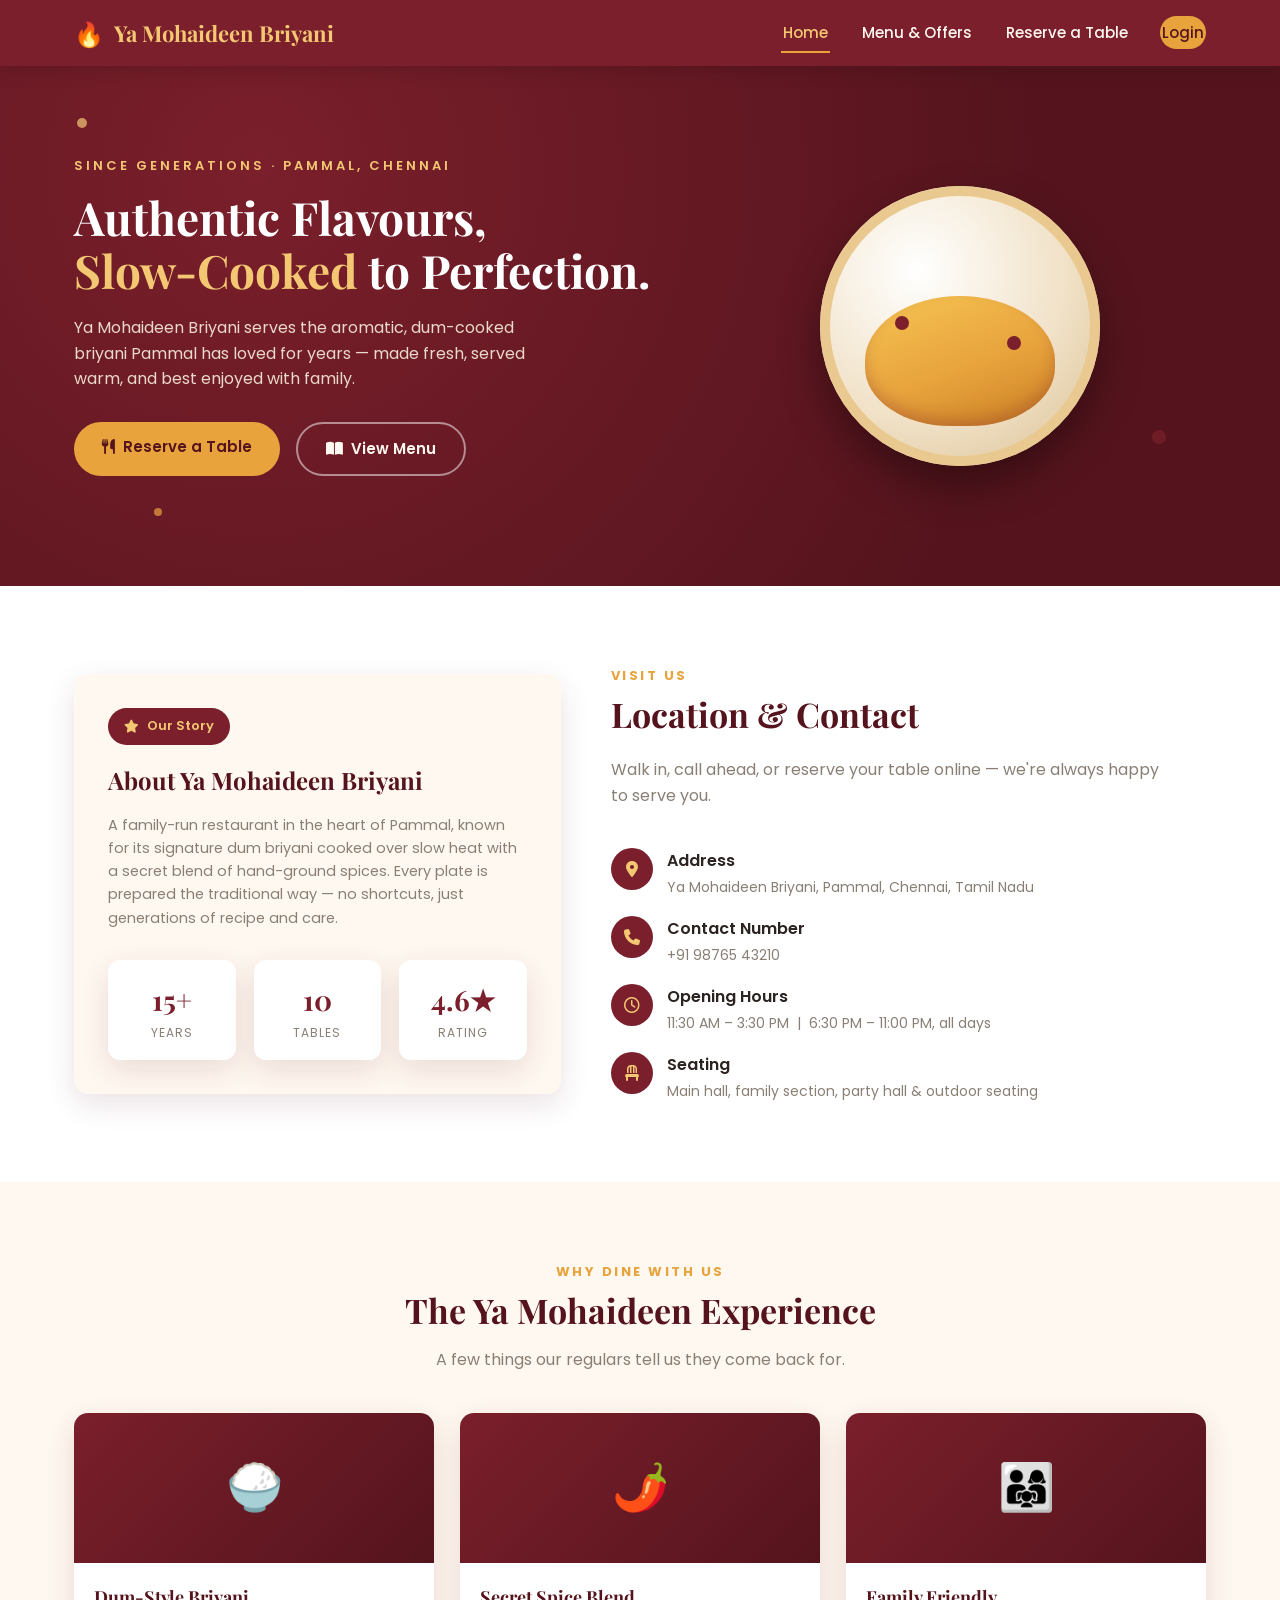
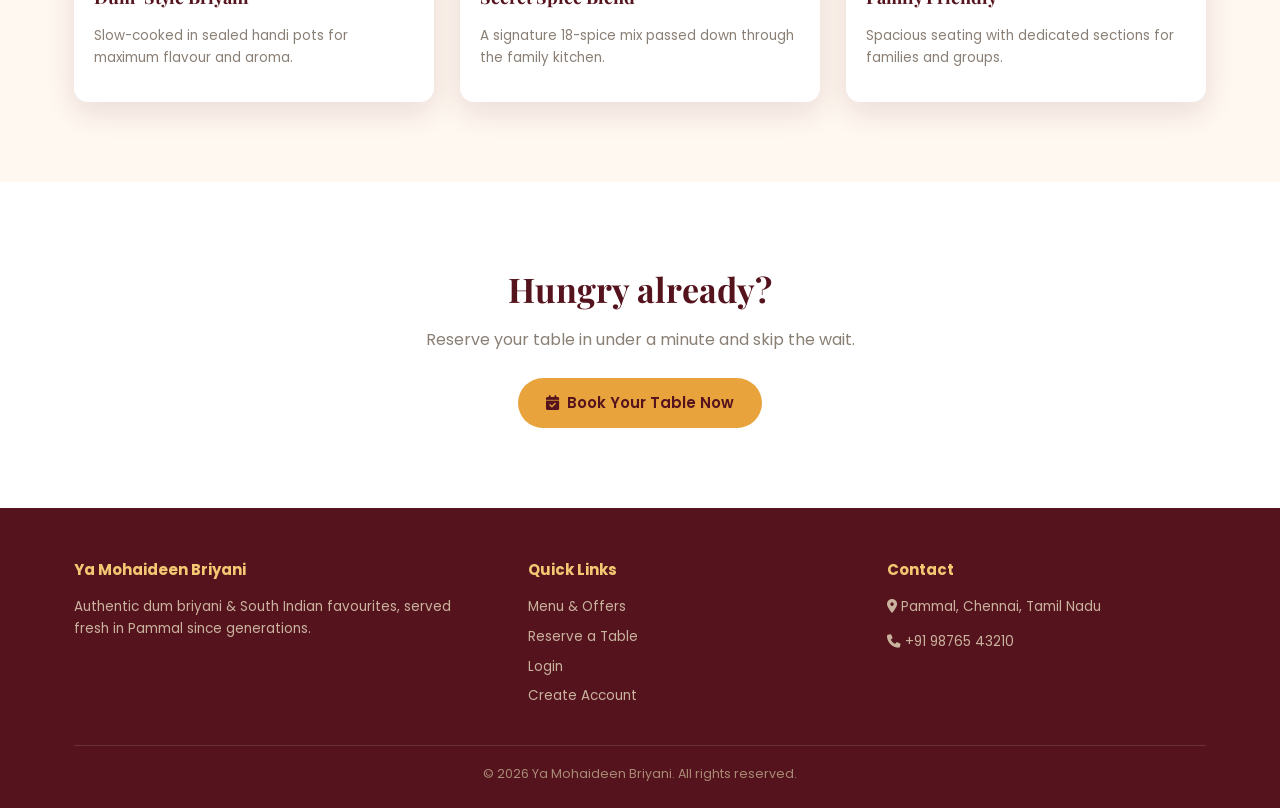
<file: WebContent/index.html>
<!DOCTYPE html>
<html lang="en">
<head>
<meta charset="UTF-8">
<meta name="viewport" content="width=device-width, initial-scale=1.0">
<title>Ya Mohaideen Briyani | Home</title>
<link rel="preconnect" href="https://fonts.googleapis.com">
<link href="https://fonts.googleapis.com/css2?family=Playfair+Display:wght@700;800&family=Poppins:wght@400;500;600;700&display=swap" rel="stylesheet">
<link rel="stylesheet" href="https://cdnjs.cloudflare.com/ajax/libs/font-awesome/6.5.1/css/all.min.css">
<link rel="stylesheet" href="css/style.css">
</head>
<body>

<nav class="navbar">
  <div class="container">
    <a href="index.html" class="brand"><span class="flame">🔥</span> Ya Mohaideen Briyani</a>
    <ul class="nav-links">
      <li><a href="index.html" class="active">Home</a></li>
      <li><a href="menu.html">Menu &amp; Offers</a></li>
      <li><a href="reservation.html">Reserve a Table</a></li>
      <li><a href="login.html" class="nav-cta">Login</a></li>
    </ul>
  </div>
</nav>

<header class="hero">
  <div class="spice-dot d1"></div>
  <div class="spice-dot d2"></div>
  <div class="spice-dot d3"></div>
  <div class="container">
    <div>
      <div class="hero-eyebrow">Since generations · Pammal, Chennai</div>
      <h1>Authentic Flavours,<br><span>Slow-Cooked</span> to Perfection.</h1>
      <p class="lead">Ya Mohaideen Briyani serves the aromatic, dum-cooked briyani Pammal has loved for years — made fresh, served warm, and best enjoyed with family.</p>
      <div class="hero-buttons">
        <a href="reservation.html" class="btn btn-primary"><i class="fa-solid fa-utensils"></i>&nbsp; Reserve a Table</a>
        <a href="menu.html" class="btn btn-outline"><i class="fa-solid fa-book-open"></i>&nbsp; View Menu</a>
      </div>
    </div>
    <div class="biryani-plate">
      <div class="steam s1"></div>
      <div class="steam s2"></div>
      <div class="steam s3"></div>
      <div class="plate"></div>
      <div class="rice-mound"></div>
    </div>
  </div>
</header>

<section class="section section-light">
  <div class="container">
    <div class="about-grid">

      <div class="about-card reveal">
        <span class="about-badge"><i class="fa-solid fa-star"></i> Our Story</span>
        <h2>About Ya Mohaideen Briyani</h2>
        <p style="color:var(--muted); font-size:14.5px;">
          A family-run restaurant in the heart of Pammal, known for its
          signature dum briyani cooked over slow heat with a secret blend
          of hand-ground spices. Every plate is prepared the traditional
          way — no shortcuts, just generations of recipe and care.
        </p>

        <div class="stats-row">
          <div class="stat-box"><div class="num">15+</div><div class="label">Years</div></div>
          <div class="stat-box"><div class="num">10</div><div class="label">Tables</div></div>
          <div class="stat-box"><div class="num">4.6★</div><div class="label">Rating</div></div>
        </div>
      </div>

      <div class="reveal">
        <div class="section-eyebrow">Visit Us</div>
        <h2 class="section-title">Location &amp; Contact</h2>
        <p class="section-sub">Walk in, call ahead, or reserve your table online — we're always happy to serve you.</p>

        <div class="info-row">
          <div class="info-icon"><i class="fa-solid fa-location-dot"></i></div>
          <div>
            <h4>Address</h4>
            <p>Ya Mohaideen Briyani, Pammal, Chennai, Tamil Nadu</p>
          </div>
        </div>

        <div class="info-row">
          <div class="info-icon"><i class="fa-solid fa-phone"></i></div>
          <div>
            <h4>Contact Number</h4>
            <p>+91 98765 43210</p>
          </div>
        </div>

        <div class="info-row">
          <div class="info-icon"><i class="fa-regular fa-clock"></i></div>
          <div>
            <h4>Opening Hours</h4>
            <p>11:30 AM – 3:30 PM &nbsp;|&nbsp; 6:30 PM – 11:00 PM, all days</p>
          </div>
        </div>

        <div class="info-row">
          <div class="info-icon"><i class="fa-solid fa-chair"></i></div>
          <div>
            <h4>Seating</h4>
            <p>Main hall, family section, party hall &amp; outdoor seating</p>
          </div>
        </div>
      </div>

    </div>
  </div>
</section>

<section class="section">
  <div class="container">
    <div class="section-eyebrow" style="text-align:center;">Why Dine With Us</div>
    <h2 class="section-title" style="text-align:center;">The Ya Mohaideen Experience</h2>
    <p class="section-sub" style="margin:0 auto 40px; text-align:center;">A few things our regulars tell us they come back for.</p>

    <div class="grid-3">
      <div class="card reveal">
        <div class="card-media"><span class="icon-food">🍚</span></div>
        <div class="card-body">
          <h3>Dum-Style Briyani</h3>
          <p>Slow-cooked in sealed handi pots for maximum flavour and aroma.</p>
        </div>
      </div>
      <div class="card reveal">
        <div class="card-media"><span class="icon-food">🌶️</span></div>
        <div class="card-body">
          <h3>Secret Spice Blend</h3>
          <p>A signature 18-spice mix passed down through the family kitchen.</p>
        </div>
      </div>
      <div class="card reveal">
        <div class="card-media"><span class="icon-food">👨‍👩‍👧</span></div>
        <div class="card-body">
          <h3>Family Friendly</h3>
          <p>Spacious seating with dedicated sections for families and groups.</p>
        </div>
      </div>
    </div>
  </div>
</section>

<section class="section section-light">
  <div class="container" style="text-align:center;">
    <h2 class="section-title">Hungry already?</h2>
    <p class="section-sub" style="margin:0 auto 26px;">Reserve your table in under a minute and skip the wait.</p>
    <a href="reservation.html" class="btn btn-primary"><i class="fa-solid fa-calendar-check"></i>&nbsp; Book Your Table Now</a>
  </div>
</section>

<footer>
  <div class="container">
    <div class="footer-grid">
      <div>
        <h4>Ya Mohaideen Briyani</h4>
        <p>Authentic dum briyani &amp; South Indian favourites, served fresh in Pammal since generations.</p>
      </div>
      <div>
        <h4>Quick Links</h4>
        <ul>
          <li><a href="menu.html">Menu &amp; Offers</a></li>
          <li><a href="reservation.html">Reserve a Table</a></li>
          <li><a href="login.html">Login</a></li>
          <li><a href="register.html">Create Account</a></li>
        </ul>
      </div>
      <div>
        <h4>Contact</h4>
        <p><i class="fa-solid fa-location-dot"></i> Pammal, Chennai, Tamil Nadu</p>
        <p><i class="fa-solid fa-phone"></i> +91 98765 43210</p>
      </div>
    </div>
    <div class="footer-bottom">&copy; 2026 Ya Mohaideen Briyani. All rights reserved.</div>
  </div>
</footer>

<script src="js/main.js"></script>
</body>
</html>
</file>
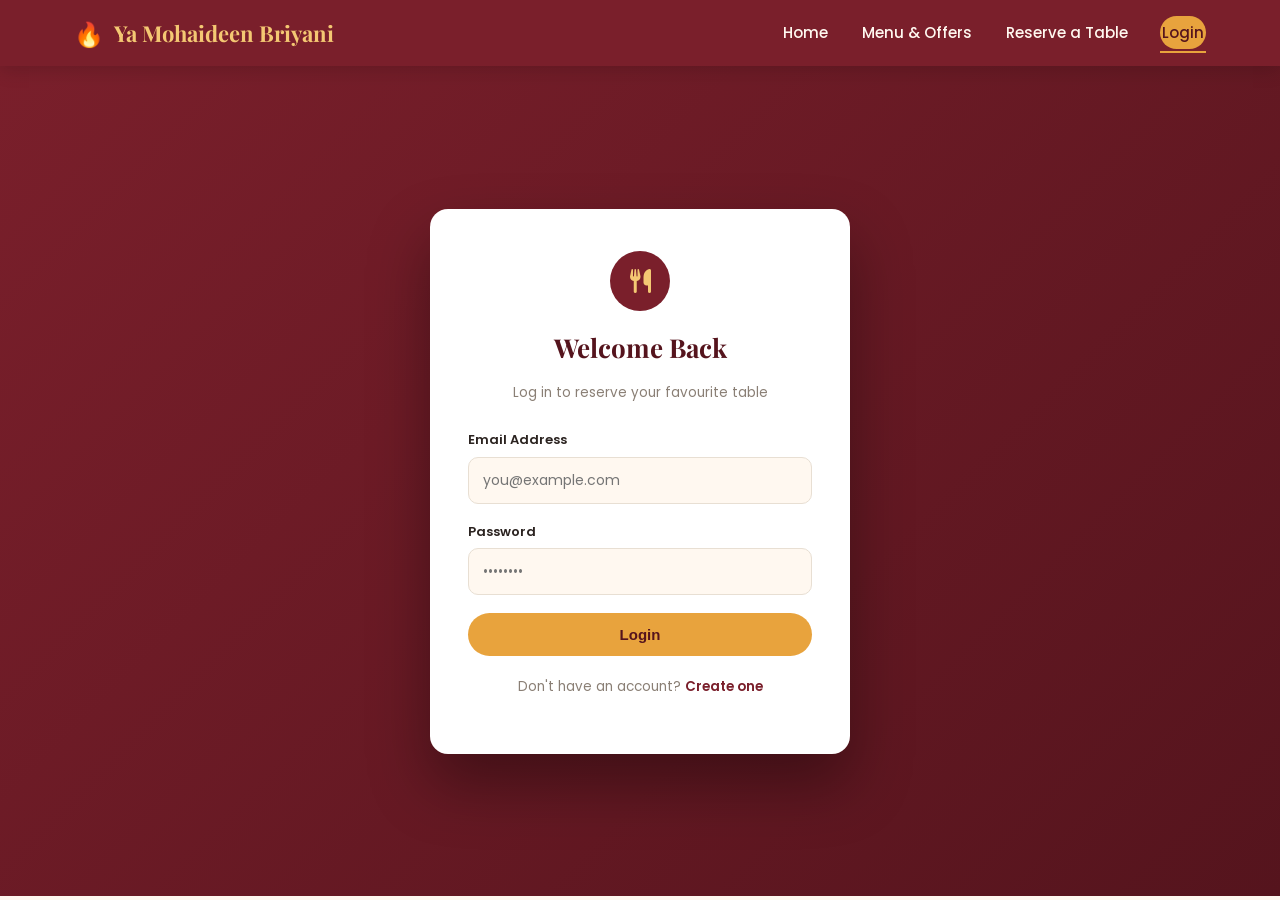
<file: WebContent/login.html>
<!DOCTYPE html>
<html lang="en">
<head>
<meta charset="UTF-8">
<meta name="viewport" content="width=device-width, initial-scale=1.0">
<title>Login | Ya Mohaideen Briyani</title>
<link rel="preconnect" href="https://fonts.googleapis.com">
<link href="https://fonts.googleapis.com/css2?family=Playfair+Display:wght@700;800&family=Poppins:wght@400;500;600;700&display=swap" rel="stylesheet">
<link rel="stylesheet" href="https://cdnjs.cloudflare.com/ajax/libs/font-awesome/6.5.1/css/all.min.css">
<link rel="stylesheet" href="css/style.css">
</head>
<body>

<nav class="navbar">
  <div class="container">
    <a href="index.html" class="brand"><span class="flame">🔥</span> Ya Mohaideen Briyani</a>
    <ul class="nav-links">
      <li><a href="index.html">Home</a></li>
      <li><a href="menu.html">Menu &amp; Offers</a></li>
      <li><a href="reservation.html">Reserve a Table</a></li>
      <li><a href="login.html" class="nav-cta active">Login</a></li>
    </ul>
  </div>
</nav>

<div class="auth-wrapper">
  <div class="auth-card">
    <div class="icon-circle"><i class="fa-solid fa-utensils"></i></div>
    <h2>Welcome Back</h2>
    <p class="sub">Log in to reserve your favourite table</p>

    <div id="loginAlert" class="alert"></div>

    <form id="loginForm">
      <div class="form-group">
        <label for="email">Email Address</label>
        <input type="email" id="email" name="email" placeholder="you@example.com" required>
      </div>
      <div class="form-group">
        <label for="password">Password</label>
        <input type="password" id="password" name="password" placeholder="••••••••" required>
      </div>
      <button type="submit" class="btn btn-primary btn-block">Login</button>
    </form>

    <p class="form-footnote">Don't have an account? <a href="register.html">Create one</a></p>
  </div>
</div>

<script src="js/auth.js"></script>
</body>
</html>
</file>
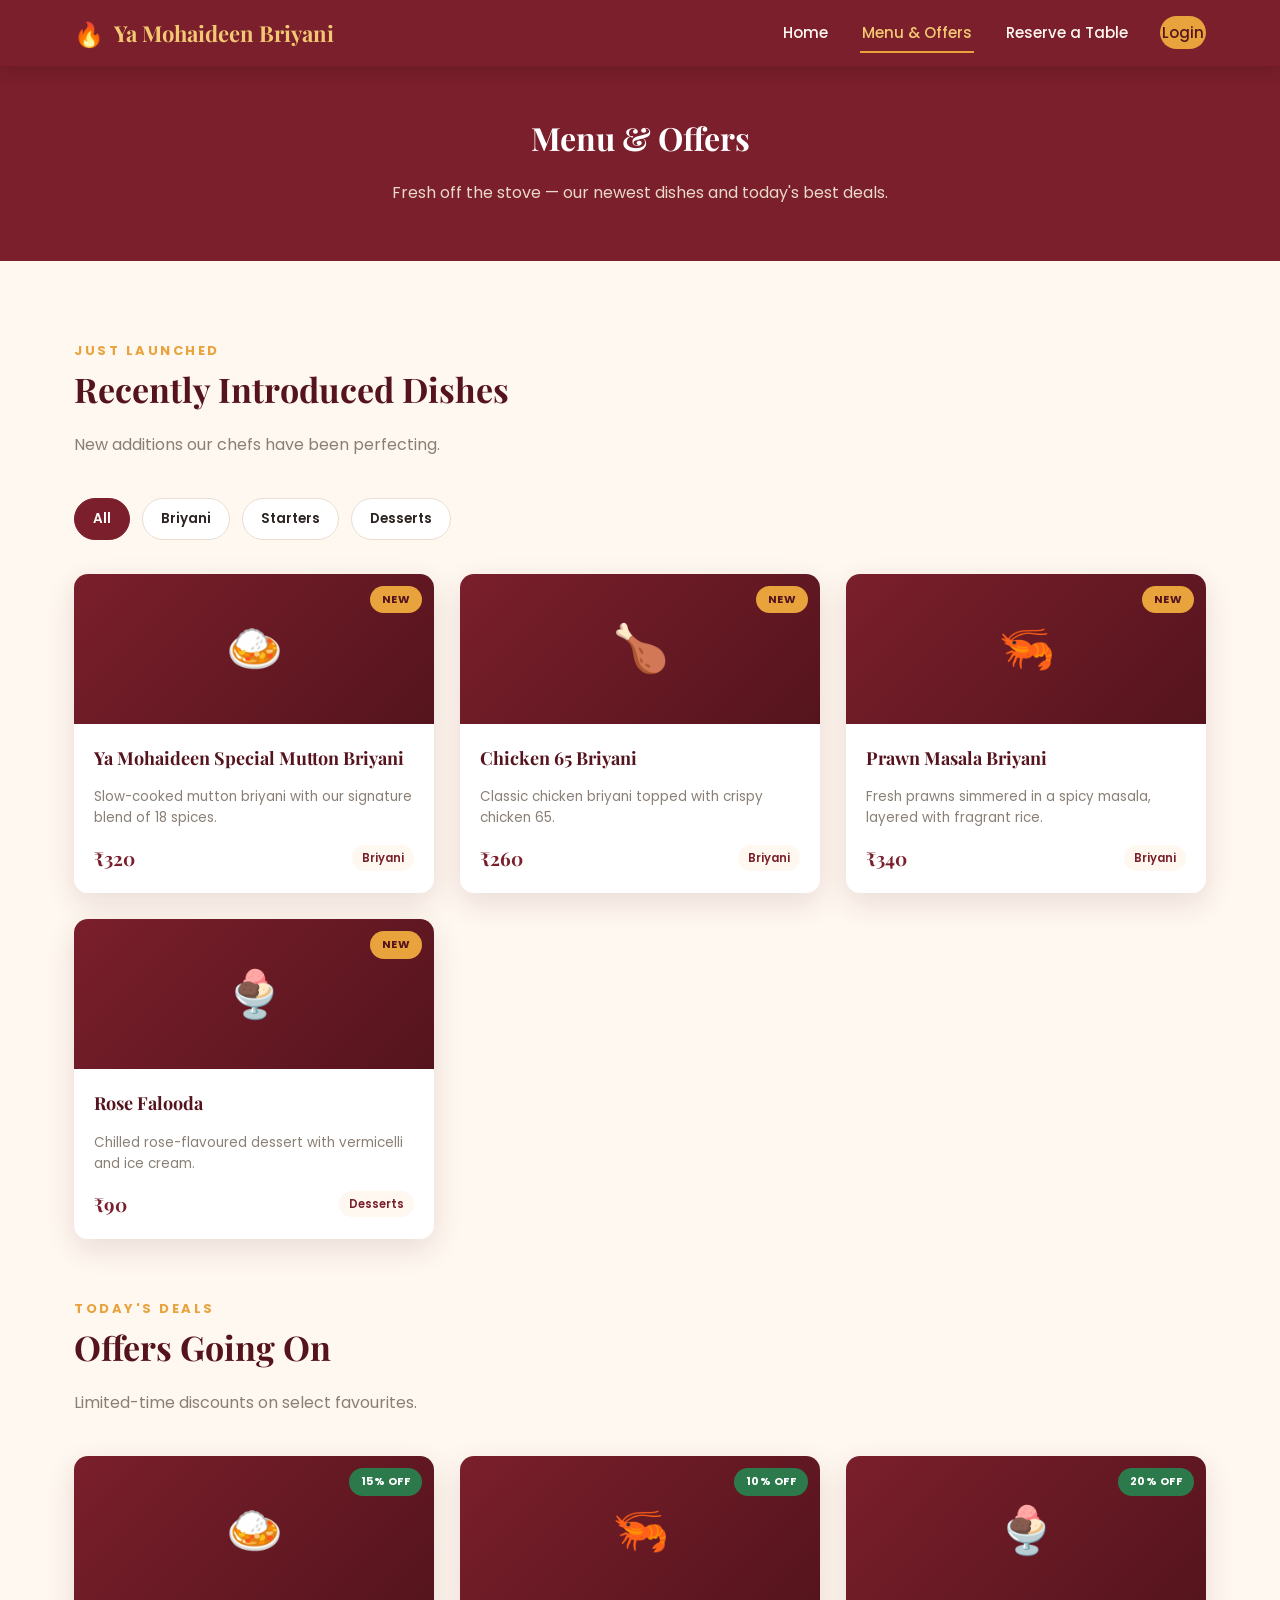
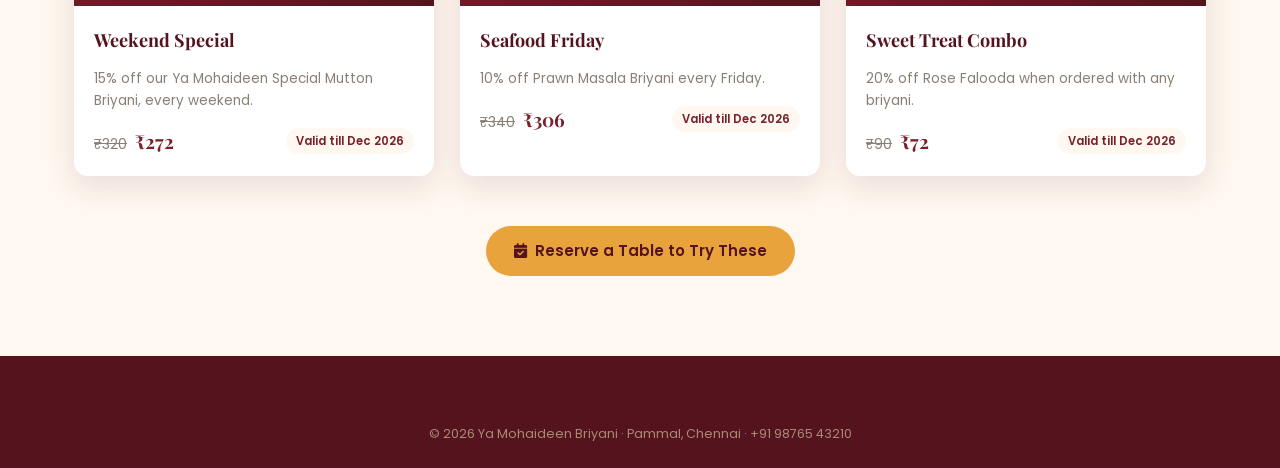
<file: WebContent/menu.html>
<!DOCTYPE html>
<html lang="en">
<head>
<meta charset="UTF-8">
<meta name="viewport" content="width=device-width, initial-scale=1.0">
<title>Menu &amp; Offers | Ya Mohaideen Briyani</title>
<link rel="preconnect" href="https://fonts.googleapis.com">
<link href="https://fonts.googleapis.com/css2?family=Playfair+Display:wght@700;800&family=Poppins:wght@400;500;600;700&display=swap" rel="stylesheet">
<link rel="stylesheet" href="https://cdnjs.cloudflare.com/ajax/libs/font-awesome/6.5.1/css/all.min.css">
<link rel="stylesheet" href="css/style.css">
</head>
<body>

<nav class="navbar">
  <div class="container">
    <a href="index.html" class="brand"><span class="flame">🔥</span> Ya Mohaideen Briyani</a>
    <ul class="nav-links">
      <li><a href="index.html">Home</a></li>
      <li><a href="menu.html" class="active">Menu &amp; Offers</a></li>
      <li><a href="reservation.html">Reserve a Table</a></li>
      <li><a href="login.html" class="nav-cta">Login</a></li>
    </ul>
  </div>
</nav>

<header class="reservation-header">
  <div class="container">
    <h1>Menu &amp; Offers</h1>
    <p>Fresh off the stove — our newest dishes and today's best deals.</p>
  </div>
</header>

<section class="section">
  <div class="container">

    <div class="section-eyebrow">Just Launched</div>
    <h2 class="section-title">Recently Introduced Dishes</h2>
    <p class="section-sub">New additions our chefs have been perfecting.</p>

    <div class="filter-bar">
      <div class="filter-chip active" data-filter="all">All</div>
      <div class="filter-chip" data-filter="briyani">Briyani</div>
      <div class="filter-chip" data-filter="starters">Starters</div>
      <div class="filter-chip" data-filter="desserts">Desserts</div>
    </div>

    <div class="grid-3" id="newDishesGrid">

      <div class="card reveal" data-category="briyani">
        <div class="card-media"><span class="icon-food">🍛</span><span class="badge badge-new">New</span></div>
        <div class="card-body">
          <h3>Ya Mohaideen Special Mutton Briyani</h3>
          <p>Slow-cooked mutton briyani with our signature blend of 18 spices.</p>
          <div class="price-row"><span class="price">₹320</span><span class="tag">Briyani</span></div>
        </div>
      </div>

      <div class="card reveal" data-category="briyani">
        <div class="card-media"><span class="icon-food">🍗</span><span class="badge badge-new">New</span></div>
        <div class="card-body">
          <h3>Chicken 65 Briyani</h3>
          <p>Classic chicken briyani topped with crispy chicken 65.</p>
          <div class="price-row"><span class="price">₹260</span><span class="tag">Briyani</span></div>
        </div>
      </div>

      <div class="card reveal" data-category="briyani">
        <div class="card-media"><span class="icon-food">🦐</span><span class="badge badge-new">New</span></div>
        <div class="card-body">
          <h3>Prawn Masala Briyani</h3>
          <p>Fresh prawns simmered in a spicy masala, layered with fragrant rice.</p>
          <div class="price-row"><span class="price">₹340</span><span class="tag">Briyani</span></div>
        </div>
      </div>

      <div class="card reveal" data-category="desserts">
        <div class="card-media"><span class="icon-food">🍨</span><span class="badge badge-new">New</span></div>
        <div class="card-body">
          <h3>Rose Falooda</h3>
          <p>Chilled rose-flavoured dessert with vermicelli and ice cream.</p>
          <div class="price-row"><span class="price">₹90</span><span class="tag">Desserts</span></div>
        </div>
      </div>

    </div>

    <div style="height:60px;"></div>

    <div class="section-eyebrow">Today's Deals</div>
    <h2 class="section-title">Offers Going On</h2>
    <p class="section-sub">Limited-time discounts on select favourites.</p>

    <div class="grid-3">

      <div class="card reveal" data-category="briyani">
        <div class="card-media"><span class="icon-food">🍛</span><span class="badge badge-offer">15% Off</span></div>
        <div class="card-body">
          <h3>Weekend Special</h3>
          <p>15% off our Ya Mohaideen Special Mutton Briyani, every weekend.</p>
          <div class="price-row">
            <span class="price"><span class="old">₹320</span>₹272</span>
            <span class="tag">Valid till Dec 2026</span>
          </div>
        </div>
      </div>

      <div class="card reveal" data-category="briyani">
        <div class="card-media"><span class="icon-food">🦐</span><span class="badge badge-offer">10% Off</span></div>
        <div class="card-body">
          <h3>Seafood Friday</h3>
          <p>10% off Prawn Masala Briyani every Friday.</p>
          <div class="price-row">
            <span class="price"><span class="old">₹340</span>₹306</span>
            <span class="tag">Valid till Dec 2026</span>
          </div>
        </div>
      </div>

      <div class="card reveal" data-category="desserts">
        <div class="card-media"><span class="icon-food">🍨</span><span class="badge badge-offer">20% Off</span></div>
        <div class="card-body">
          <h3>Sweet Treat Combo</h3>
          <p>20% off Rose Falooda when ordered with any briyani.</p>
          <div class="price-row">
            <span class="price"><span class="old">₹90</span>₹72</span>
            <span class="tag">Valid till Dec 2026</span>
          </div>
        </div>
      </div>

    </div>

    <div style="text-align:center; margin-top:50px;">
      <a href="reservation.html" class="btn btn-primary"><i class="fa-solid fa-calendar-check"></i>&nbsp; Reserve a Table to Try These</a>
    </div>

  </div>
</section>

<footer>
  <div class="container">
    <div class="footer-bottom">&copy; 2026 Ya Mohaideen Briyani &middot; Pammal, Chennai &middot; +91 98765 43210</div>
  </div>
</footer>

<script src="js/main.js"></script>
<script>
  document.querySelectorAll(".filter-chip").forEach((chip) => {
    chip.addEventListener("click", () => {
      document.querySelectorAll(".filter-chip").forEach((c) => c.classList.remove("active"));
      chip.classList.add("active");
      const filter = chip.dataset.filter;

      document.querySelectorAll("#newDishesGrid .card").forEach((card) => {
        card.style.display = (filter === "all" || card.dataset.category === filter) ? "" : "none";
      });
    });
  });
</script>
</body>
</html>
</file>
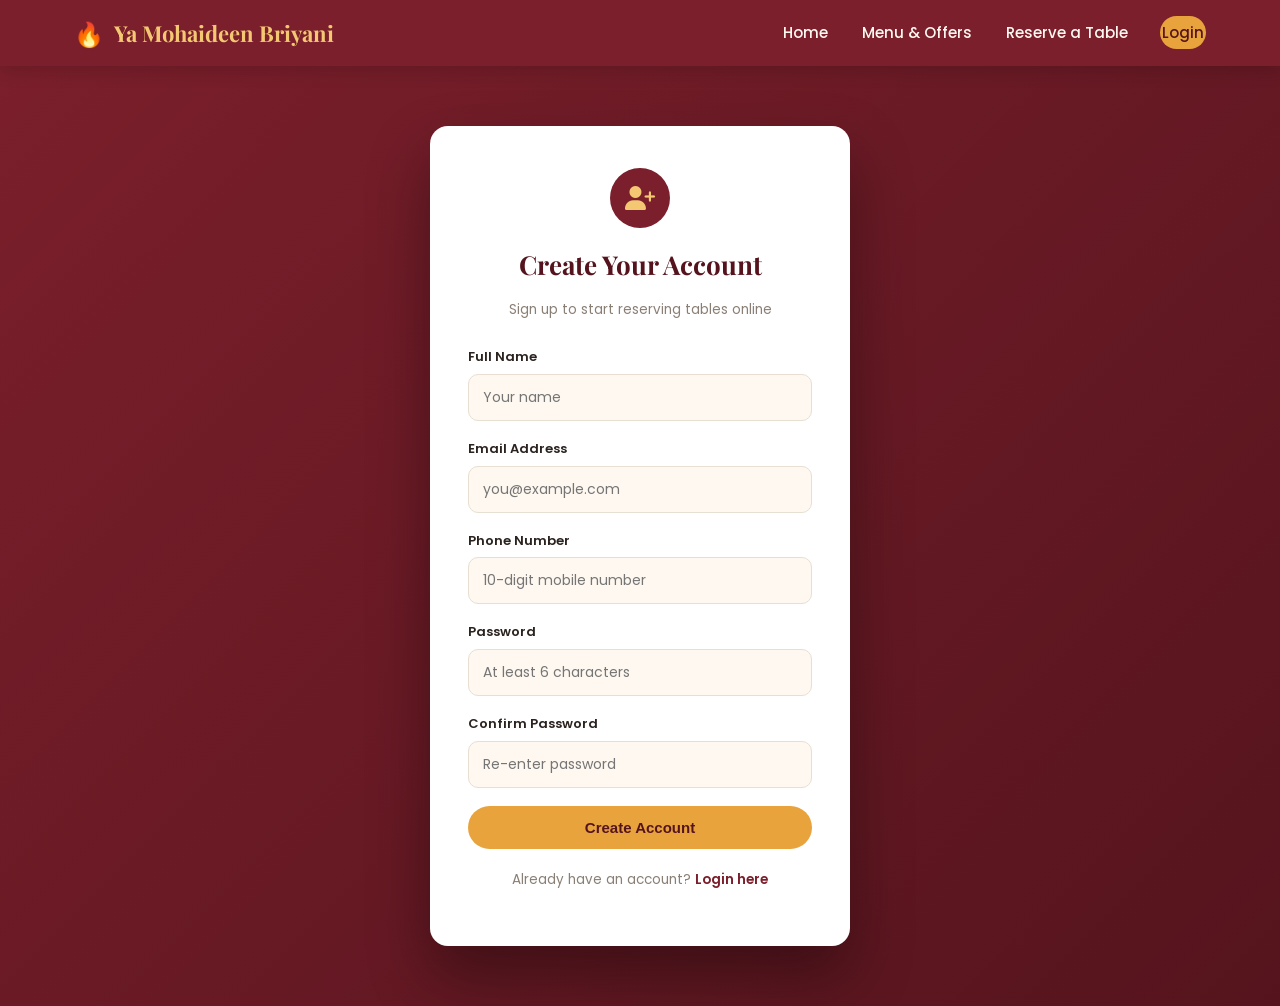
<file: WebContent/register.html>
<!DOCTYPE html>
<html lang="en">
<head>
<meta charset="UTF-8">
<meta name="viewport" content="width=device-width, initial-scale=1.0">
<title>Create Account | Ya Mohaideen Briyani</title>
<link rel="preconnect" href="https://fonts.googleapis.com">
<link href="https://fonts.googleapis.com/css2?family=Playfair+Display:wght@700;800&family=Poppins:wght@400;500;600;700&display=swap" rel="stylesheet">
<link rel="stylesheet" href="https://cdnjs.cloudflare.com/ajax/libs/font-awesome/6.5.1/css/all.min.css">
<link rel="stylesheet" href="css/style.css">
</head>
<body>

<nav class="navbar">
  <div class="container">
    <a href="index.html" class="brand"><span class="flame">🔥</span> Ya Mohaideen Briyani</a>
    <ul class="nav-links">
      <li><a href="index.html">Home</a></li>
      <li><a href="menu.html">Menu &amp; Offers</a></li>
      <li><a href="reservation.html">Reserve a Table</a></li>
      <li><a href="login.html" class="nav-cta">Login</a></li>
    </ul>
  </div>
</nav>

<div class="auth-wrapper">
  <div class="auth-card">
    <div class="icon-circle"><i class="fa-solid fa-user-plus"></i></div>
    <h2>Create Your Account</h2>
    <p class="sub">Sign up to start reserving tables online</p>

    <div id="registerAlert" class="alert"></div>

    <form id="registerForm">
      <div class="form-group">
        <label for="fullName">Full Name</label>
        <input type="text" id="fullName" name="fullName" placeholder="Your name" required>
      </div>
      <div class="form-group">
        <label for="regEmail">Email Address</label>
        <input type="email" id="regEmail" name="email" placeholder="you@example.com" required>
      </div>
      <div class="form-group">
        <label for="phone">Phone Number</label>
        <input type="tel" id="phone" name="phone" placeholder="10-digit mobile number" pattern="[0-9]{10}" required>
      </div>
      <div class="form-group">
        <label for="regPassword">Password</label>
        <input type="password" id="regPassword" name="password" placeholder="At least 6 characters" minlength="6" required>
      </div>
      <div class="form-group">
        <label for="confirmPassword">Confirm Password</label>
        <input type="password" id="confirmPassword" name="confirmPassword" placeholder="Re-enter password" minlength="6" required>
      </div>
      <button type="submit" class="btn btn-primary btn-block">Create Account</button>
    </form>

    <p class="form-footnote">Already have an account? <a href="login.html">Login here</a></p>
  </div>
</div>

<script src="js/auth.js"></script>
</body>
</html>
</file>
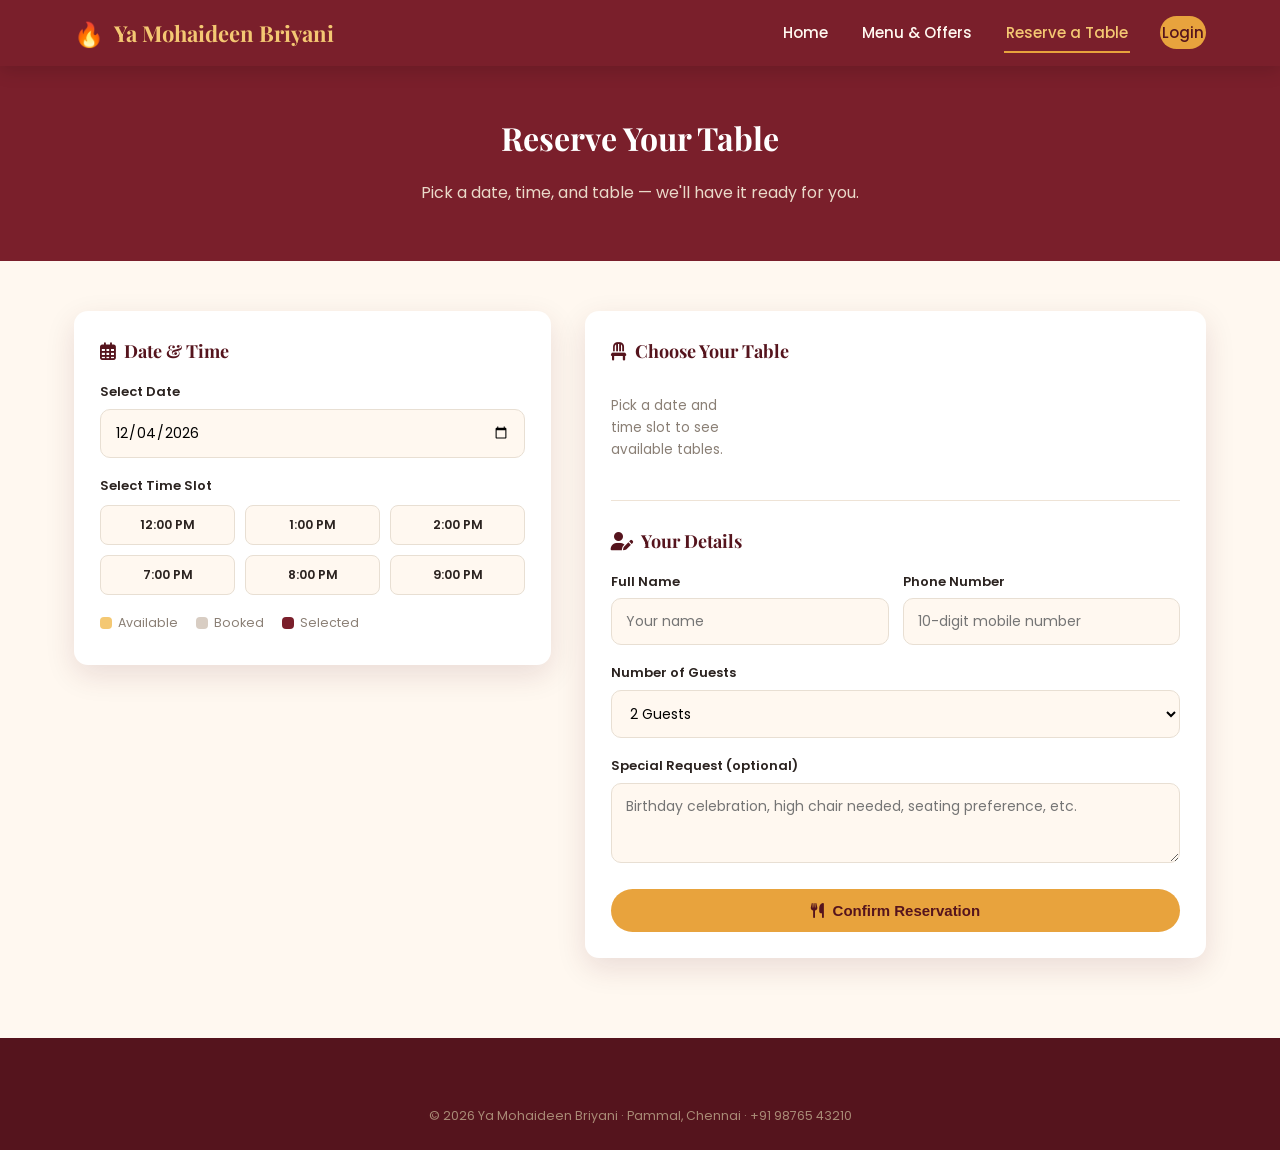
<file: WebContent/reservation.html>
<!DOCTYPE html>
<html lang="en">
<head>
<meta charset="UTF-8">
<meta name="viewport" content="width=device-width, initial-scale=1.0">
<title>Reserve a Table | Ya Mohaideen Briyani</title>
<link rel="preconnect" href="https://fonts.googleapis.com">
<link href="https://fonts.googleapis.com/css2?family=Playfair+Display:wght@700;800&family=Poppins:wght@400;500;600;700&display=swap" rel="stylesheet">
<link rel="stylesheet" href="https://cdnjs.cloudflare.com/ajax/libs/font-awesome/6.5.1/css/all.min.css">
<link rel="stylesheet" href="css/style.css">
</head>
<body>

<nav class="navbar">
  <div class="container">
    <a href="index.html" class="brand"><span class="flame">🔥</span> Ya Mohaideen Briyani</a>
    <ul class="nav-links">
      <li><a href="index.html">Home</a></li>
      <li><a href="menu.html">Menu &amp; Offers</a></li>
      <li><a href="reservation.html" class="active">Reserve a Table</a></li>
      <li><a href="login.html" class="nav-cta">Login</a></li>
    </ul>
  </div>
</nav>

<header class="reservation-header">
  <div class="container">
    <h1>Reserve Your Table</h1>
    <p>Pick a date, time, and table — we'll have it ready for you.</p>
  </div>
</header>

<section class="section">
  <div class="container">
    <div class="reservation-grid">

      <!-- LEFT: Date & Time -->
      <div class="panel">
        <h3><i class="fa-regular fa-calendar-days"></i>&nbsp; Date &amp; Time</h3>

        <div class="form-group">
          <label for="resDate">Select Date</label>
          <input type="date" id="resDate">
        </div>

        <div class="form-group">
          <label>Select Time Slot</label>
          <div class="slot-grid" id="timeSlots"></div>
        </div>

        <div class="legend">
          <span><i class="dot free"></i> Available</span>
          <span><i class="dot booked"></i> Booked</span>
          <span><i class="dot selected"></i> Selected</span>
        </div>

        <div class="booking-summary" id="bookingSummary" style="display:none;"></div>
      </div>

      <!-- RIGHT: Table floor + customer details -->
      <div class="panel">
        <h3><i class="fa-solid fa-chair"></i>&nbsp; Choose Your Table</h3>
        <div class="table-floor" id="tableFloor">
          <p style="color:var(--muted); font-size:13.5px;">Pick a date and time slot to see available tables.</p>
        </div>

        <hr style="border:none; border-top:1px solid #EEE3D6; margin:26px 0;">

        <h3><i class="fa-solid fa-user-pen"></i>&nbsp; Your Details</h3>
        <div id="reservationAlert" class="alert"></div>

        <form id="reservationForm">
          <input type="hidden" id="selectedTableId" name="tableId">

          <div class="datetime-row">
            <div class="form-group">
              <label for="customerName">Full Name</label>
              <input type="text" id="customerName" name="customerName" placeholder="Your name" required>
            </div>
            <div class="form-group">
              <label for="customerPhone">Phone Number</label>
              <input type="tel" id="customerPhone" name="customerPhone" placeholder="10-digit mobile number" pattern="[0-9]{10}" required>
            </div>
          </div>

          <div class="form-group">
            <label for="guests">Number of Guests</label>
            <select id="guests" name="guests" required>
              <option value="1">1 Guest</option>
              <option value="2" selected>2 Guests</option>
              <option value="3">3 Guests</option>
              <option value="4">4 Guests</option>
              <option value="5">5 Guests</option>
              <option value="6">6 Guests</option>
              <option value="7">7 Guests</option>
              <option value="8">8 Guests</option>
            </select>
          </div>

          <div class="form-group">
            <label for="specialRequest">Special Request (optional)</label>
            <textarea id="specialRequest" name="specialRequest" placeholder="Birthday celebration, high chair needed, seating preference, etc."></textarea>
          </div>

          <button type="submit" class="btn btn-primary btn-block"><i class="fa-solid fa-utensils"></i>&nbsp; Confirm Reservation</button>
        </form>
      </div>

    </div>
  </div>
</section>

<footer>
  <div class="container">
    <div class="footer-bottom">&copy; 2026 Ya Mohaideen Briyani &middot; Pammal, Chennai &middot; +91 98765 43210</div>
  </div>
</footer>

<script src="js/auth.js"></script>
<script src="js/reservation.js"></script>
</body>
</html>
</file>
<file: WebContent/css/style.css>
/* ==========================================================
   Ya Mohaideen Briyani — Reservation System Stylesheet
   ========================================================== */

:root {
  --maroon: #7A1F2B;
  --maroon-dark: #55141D;
  --gold: #E8A33D;
  --gold-light: #F4C873;
  --cream: #FFF8F0;
  --charcoal: #2B2320;
  --muted: #8A7F75;
  --white: #FFFFFF;
  --success: #2C7A4B;
  --danger: #B33A3A;
  --shadow: 0 10px 30px rgba(85, 20, 29, 0.12);
  --radius: 14px;
}

* { box-sizing: border-box; }

html { scroll-behavior: smooth; }

body {
  margin: 0;
  font-family: 'Poppins', 'Segoe UI', sans-serif;
  background: var(--cream);
  color: var(--charcoal);
  line-height: 1.6;
}

h1, h2, h3, h4 {
  font-family: 'Playfair Display', 'Georgia', serif;
  margin: 0 0 0.4em;
  color: var(--maroon-dark);
}

a { text-decoration: none; color: inherit; }
ul { list-style: none; margin: 0; padding: 0; }
img { max-width: 100%; display: block; }

.container {
  max-width: 1180px;
  margin: 0 auto;
  padding: 0 24px;
}

/* ---------------- Navbar ---------------- */

.navbar {
  position: sticky;
  top: 0;
  z-index: 100;
  background: var(--maroon);
  box-shadow: 0 4px 18px rgba(0,0,0,0.15);
}

.navbar .container {
  display: flex;
  align-items: center;
  justify-content: space-between;
  padding-top: 14px;
  padding-bottom: 14px;
}

.brand {
  display: flex;
  align-items: center;
  gap: 10px;
  font-family: 'Playfair Display', serif;
  color: var(--gold-light);
  font-size: 22px;
  font-weight: 700;
}

.brand .flame {
  font-size: 24px;
  animation: flicker 2.4s infinite ease-in-out;
}

@keyframes flicker {
  0%, 100% { transform: scale(1) rotate(0deg); opacity: 1; }
  50% { transform: scale(1.15) rotate(-4deg); opacity: 0.85; }
}

.nav-links {
  display: flex;
  gap: 30px;
}

.nav-links a {
  color: var(--cream);
  font-weight: 500;
  font-size: 15px;
  padding: 6px 2px;
  position: relative;
  transition: color 0.25s;
}

.nav-links a:hover,
.nav-links a.active {
  color: var(--gold-light);
}

.nav-links a::after {
  content: "";
  position: absolute;
  left: 0; bottom: -4px;
  width: 0; height: 2px;
  background: var(--gold);
  transition: width 0.25s ease;
}

.nav-links a:hover::after,
.nav-links a.active::after {
  width: 100%;
}

.nav-cta {
  background: var(--gold);
  color: var(--maroon-dark) !important;
  padding: 9px 20px;
  border-radius: 30px;
  font-weight: 600;
  transition: transform 0.2s, box-shadow 0.2s;
}

.nav-cta:hover {
  transform: translateY(-2px);
  box-shadow: 0 6px 16px rgba(232,163,61,0.45);
}

.nav-toggle { display: none; }

/* ---------------- Hero ---------------- */

.hero {
  position: relative;
  overflow: hidden;
  background: radial-gradient(circle at 20% 20%, var(--maroon) 0%, var(--maroon-dark) 70%);
  color: var(--cream);
  padding: 90px 0 110px;
}

.hero .container {
  position: relative;
  z-index: 2;
  display: grid;
  grid-template-columns: 1.1fr 0.9fr;
  gap: 40px;
  align-items: center;
}

.hero-eyebrow {
  color: var(--gold-light);
  letter-spacing: 3px;
  font-size: 13px;
  font-weight: 600;
  text-transform: uppercase;
}

.hero h1 {
  color: var(--white);
  font-size: 46px;
  line-height: 1.15;
  margin: 14px 0 18px;
}

.hero h1 span { color: var(--gold-light); }

.hero p.lead {
  color: #EAD9C9;
  font-size: 16px;
  max-width: 480px;
  margin-bottom: 30px;
}

.hero-buttons { display: flex; gap: 16px; flex-wrap: wrap; }

.btn {
  display: inline-block;
  padding: 13px 28px;
  border-radius: 30px;
  font-weight: 600;
  font-size: 15px;
  border: none;
  cursor: pointer;
  transition: transform 0.2s, box-shadow 0.2s, background 0.2s;
}

.btn-primary {
  background: var(--gold);
  color: var(--maroon-dark);
}
.btn-primary:hover { transform: translateY(-3px); box-shadow: 0 10px 22px rgba(232,163,61,0.4); }

.btn-outline {
  background: transparent;
  color: var(--cream);
  border: 2px solid rgba(255,255,255,0.5);
}
.btn-outline:hover { border-color: var(--gold-light); color: var(--gold-light); }

/* Steaming biryani illustration (pure CSS) */
.biryani-plate {
  position: relative;
  width: 300px;
  height: 300px;
  margin: 0 auto;
}

.plate {
  position: absolute;
  bottom: 0; left: 50%;
  transform: translateX(-50%);
  width: 280px; height: 280px;
  border-radius: 50%;
  background: radial-gradient(circle at 35% 30%, #fff, #f1e2c8 55%, #d8bd8e 100%);
  box-shadow: 0 20px 40px rgba(0,0,0,0.35), inset 0 0 0 10px #e9c98f;
}

.rice-mound {
  position: absolute;
  bottom: 40px; left: 50%;
  transform: translateX(-50%);
  width: 190px; height: 130px;
  border-radius: 50% 50% 45% 45%;
  background: linear-gradient(160deg, #f6c453, #e8a33d 55%, #c97f22);
  box-shadow: inset 0 -8px 14px rgba(122,31,43,0.25);
}

.rice-mound::before, .rice-mound::after {
  content: "";
  position: absolute;
  width: 14px; height: 14px;
  background: var(--maroon);
  border-radius: 50%;
  top: 20px;
}
.rice-mound::before { left: 30px; }
.rice-mound::after { right: 34px; top: 40px; }

.steam {
  position: absolute;
  bottom: 150px;
  width: 14px; height: 60px;
  background: rgba(255,255,255,0.55);
  border-radius: 50%;
  filter: blur(4px);
  animation: rise 3.2s infinite ease-in;
  opacity: 0;
}
.steam.s1 { left: 90px; animation-delay: 0s; }
.steam.s2 { left: 140px; animation-delay: 1s; }
.steam.s3 { left: 190px; animation-delay: 2s; }

@keyframes rise {
  0%   { transform: translateY(0) scale(1); opacity: 0; }
  15%  { opacity: 0.7; }
  100% { transform: translateY(-140px) scale(1.6); opacity: 0; }
}

.spice-dot {
  position: absolute;
  border-radius: 50%;
  opacity: 0.7;
  animation: float 6s infinite ease-in-out;
}
.spice-dot.d1 { width: 10px; height: 10px; background: var(--gold-light); top: 10%; left: 6%; animation-delay: 0s; }
.spice-dot.d2 { width: 14px; height: 14px; background: var(--maroon); top: 70%; left: 90%; animation-delay: 1.4s; }
.spice-dot.d3 { width: 8px; height: 8px; background: var(--gold); top: 85%; left: 12%; animation-delay: 2.6s; }

@keyframes float {
  0%, 100% { transform: translateY(0) translateX(0); }
  50% { transform: translateY(-18px) translateX(8px); }
}

/* ---------------- Section headers ---------------- */

.section { padding: 80px 0; }
.section-light { background: var(--white); }

.section-eyebrow {
  color: var(--gold);
  text-transform: uppercase;
  letter-spacing: 2.5px;
  font-size: 13px;
  font-weight: 700;
}

.section-title { font-size: 34px; margin-bottom: 10px; }
.section-sub { color: var(--muted); max-width: 560px; margin-bottom: 40px; }

/* ---------------- About ---------------- */

.about-grid {
  display: grid;
  grid-template-columns: 0.9fr 1.1fr;
  gap: 50px;
  align-items: center;
}

.about-card {
  background: var(--cream);
  border-radius: var(--radius);
  padding: 34px;
  box-shadow: var(--shadow);
}

.about-badge {
  display: inline-flex;
  align-items: center;
  gap: 8px;
  background: var(--maroon);
  color: var(--gold-light);
  padding: 8px 16px;
  border-radius: 30px;
  font-size: 13px;
  font-weight: 600;
  margin-bottom: 16px;
}

.info-row {
  display: flex;
  align-items: flex-start;
  gap: 14px;
  margin-top: 18px;
}

.info-icon {
  flex: 0 0 auto;
  width: 42px; height: 42px;
  border-radius: 50%;
  background: var(--maroon);
  color: var(--gold-light);
  display: flex; align-items: center; justify-content: center;
  font-size: 16px;
}

.info-row h4 { margin: 0 0 2px; font-size: 16px; color: var(--charcoal); font-family: 'Poppins', sans-serif; font-weight: 600; }
.info-row p { margin: 0; color: var(--muted); font-size: 14px; }

.stats-row {
  display: grid;
  grid-template-columns: repeat(3, 1fr);
  gap: 18px;
  margin-top: 30px;
}

.stat-box {
  text-align: center;
  background: var(--white);
  border-radius: 12px;
  padding: 18px 10px;
  box-shadow: var(--shadow);
}
.stat-box .num { font-family: 'Playfair Display', serif; font-size: 28px; color: var(--maroon); font-weight: 700; }
.stat-box .label { font-size: 12px; color: var(--muted); text-transform: uppercase; letter-spacing: 1px; }

/* ---------------- Cards (dishes, offers, features) ---------------- */

.grid-3 { display: grid; grid-template-columns: repeat(3, 1fr); gap: 26px; }
.grid-2 { display: grid; grid-template-columns: repeat(2, 1fr); gap: 26px; }

.card {
  background: var(--white);
  border-radius: var(--radius);
  overflow: hidden;
  box-shadow: var(--shadow);
  transition: transform 0.3s ease, box-shadow 0.3s ease;
}
.card:hover { transform: translateY(-8px); box-shadow: 0 18px 40px rgba(85,20,29,0.2); }

.card-media {
  height: 150px;
  background: linear-gradient(135deg, var(--maroon), var(--maroon-dark));
  display: flex; align-items: center; justify-content: center;
  position: relative;
  overflow: hidden;
}

.card-media .icon-food {
  font-size: 46px;
  transition: transform 0.4s ease;
}
.card:hover .card-media .icon-food { transform: scale(1.15) rotate(-6deg); }

.badge {
  position: absolute;
  top: 12px; right: 12px;
  padding: 5px 12px;
  border-radius: 20px;
  font-size: 11px;
  font-weight: 700;
  letter-spacing: 0.5px;
  text-transform: uppercase;
}
.badge-new { background: var(--gold); color: var(--maroon-dark); }
.badge-offer { background: var(--success); color: var(--white); }

.card-body { padding: 20px; }
.card-body h3 { font-size: 18px; margin-bottom: 6px; }
.card-body p { color: var(--muted); font-size: 13.5px; margin-bottom: 14px; }

.price-row { display: flex; align-items: center; justify-content: space-between; }
.price { font-family: 'Playfair Display', serif; font-weight: 700; color: var(--maroon); font-size: 19px; }
.price .old { text-decoration: line-through; color: var(--muted); font-size: 14px; margin-right: 8px; font-family: 'Poppins', sans-serif; font-weight: 400; }

.tag {
  display: inline-block;
  background: var(--cream);
  color: var(--maroon);
  font-size: 11.5px;
  font-weight: 600;
  padding: 4px 10px;
  border-radius: 20px;
}

/* ---------------- Footer ---------------- */

footer {
  background: var(--maroon-dark);
  color: #EAD9C9;
  padding: 50px 0 24px;
}

.footer-grid {
  display: grid;
  grid-template-columns: 1.3fr 1fr 1fr;
  gap: 40px;
  padding-bottom: 30px;
  border-bottom: 1px solid rgba(255,255,255,0.12);
}

.footer-grid h4 { color: var(--gold-light); font-family: 'Poppins', sans-serif; font-size: 15px; margin-bottom: 14px; }
.footer-grid p, .footer-grid li { font-size: 13.5px; color: #C9B29E; margin-bottom: 8px; }

.footer-bottom {
  text-align: center;
  padding-top: 18px;
  font-size: 12.5px;
  color: #A98B76;
}

/* ---------------- Auth pages (login / register) ---------------- */

.auth-wrapper {
  min-height: calc(100vh - 70px);
  display: flex;
  align-items: center;
  justify-content: center;
  background: linear-gradient(135deg, var(--maroon) 0%, var(--maroon-dark) 100%);
  padding: 60px 20px;
}

.auth-card {
  background: var(--white);
  border-radius: 18px;
  width: 100%;
  max-width: 420px;
  padding: 42px 38px;
  box-shadow: 0 30px 60px rgba(0,0,0,0.35);
}

.auth-card .icon-circle {
  width: 60px; height: 60px;
  border-radius: 50%;
  background: var(--maroon);
  color: var(--gold-light);
  display: flex; align-items: center; justify-content: center;
  font-size: 24px;
  margin: 0 auto 16px;
}

.auth-card h2 { text-align: center; font-size: 26px; }
.auth-card .sub { text-align: center; color: var(--muted); font-size: 13.5px; margin-bottom: 26px; }

.form-group { margin-bottom: 18px; }
.form-group label {
  display: block;
  font-size: 13px;
  font-weight: 600;
  color: var(--charcoal);
  margin-bottom: 6px;
}

.form-group input,
.form-group select,
.form-group textarea {
  width: 100%;
  padding: 12px 14px;
  border-radius: 10px;
  border: 1.5px solid #E8DFD3;
  font-size: 14px;
  font-family: inherit;
  background: var(--cream);
  transition: border-color 0.2s, box-shadow 0.2s;
}

.form-group input:focus,
.form-group select:focus,
.form-group textarea:focus {
  outline: none;
  border-color: var(--gold);
  box-shadow: 0 0 0 3px rgba(232,163,61,0.2);
}

.form-group textarea { resize: vertical; min-height: 80px; }

.btn-block { width: 100%; text-align: center; }

.form-footnote { text-align: center; margin-top: 20px; font-size: 13.5px; color: var(--muted); }
.form-footnote a { color: var(--maroon); font-weight: 600; }

.alert {
  padding: 12px 16px;
  border-radius: 10px;
  font-size: 13.5px;
  margin-bottom: 18px;
  display: none;
}
.alert-success { background: #E4F4EA; color: var(--success); }
.alert-error { background: #FBEAEA; color: var(--danger); }

/* ---------------- Reservation page ---------------- */

.reservation-header {
  background: var(--maroon);
  color: var(--cream);
  padding: 46px 0 40px;
  text-align: center;
}
.reservation-header h1 { color: var(--white); }
.reservation-header p { color: #EAD9C9; }

.reservation-grid {
  display: grid;
  grid-template-columns: 1fr 1.3fr;
  gap: 34px;
  align-items: start;
  margin-top: -30px;
}

.panel {
  background: var(--white);
  border-radius: var(--radius);
  padding: 26px;
  box-shadow: var(--shadow);
}

.panel h3 { font-size: 18px; margin-bottom: 16px; }

.datetime-row { display: grid; grid-template-columns: 1fr 1fr; gap: 14px; }

.slot-grid { display: grid; grid-template-columns: repeat(3, 1fr); gap: 10px; margin-top: 8px; }
.slot-btn {
  padding: 9px 6px;
  border-radius: 8px;
  border: 1.5px solid #E8DFD3;
  background: var(--cream);
  font-size: 12.5px;
  font-weight: 600;
  cursor: pointer;
  text-align: center;
  transition: all 0.2s;
}
.slot-btn.active { background: var(--maroon); color: var(--white); border-color: var(--maroon); }
.slot-btn:hover:not(.active) { border-color: var(--gold); }

.legend { display: flex; gap: 18px; margin: 14px 0 6px; font-size: 12.5px; color: var(--muted); }
.legend span { display: inline-flex; align-items: center; gap: 6px; }
.dot { width: 12px; height: 12px; border-radius: 4px; display: inline-block; }
.dot.free { background: var(--gold-light); }
.dot.booked { background: #D8CDC3; }
.dot.selected { background: var(--maroon); }

.table-floor {
  display: grid;
  grid-template-columns: repeat(4, 1fr);
  gap: 14px;
  margin-top: 10px;
}

.table-item {
  aspect-ratio: 1;
  border-radius: 12px;
  background: var(--gold-light);
  display: flex;
  flex-direction: column;
  align-items: center;
  justify-content: center;
  gap: 4px;
  cursor: pointer;
  border: 2px solid transparent;
  transition: transform 0.2s, box-shadow 0.2s;
  font-size: 12px;
  font-weight: 600;
  color: var(--maroon-dark);
  position: relative;
}
.table-item .t-icon { font-size: 20px; }
.table-item:hover:not(.booked) { transform: translateY(-4px); box-shadow: 0 8px 18px rgba(232,163,61,0.4); }
.table-item.booked {
  background: #E4DED4;
  color: #A79C8E;
  cursor: not-allowed;
}
.table-item.selected {
  background: var(--maroon);
  color: var(--white);
  border-color: var(--gold);
}

.booking-summary {
  background: var(--cream);
  border-radius: 12px;
  padding: 16px 18px;
  margin-top: 20px;
  font-size: 13.5px;
}
.booking-summary strong { color: var(--maroon-dark); }

/* ---------------- Menu page filters ---------------- */

.filter-bar {
  display: flex;
  gap: 12px;
  flex-wrap: wrap;
  margin-bottom: 34px;
}
.filter-chip {
  padding: 9px 18px;
  border-radius: 30px;
  border: 1.5px solid #E8DFD3;
  background: var(--white);
  font-size: 13.5px;
  font-weight: 600;
  cursor: pointer;
  transition: all 0.2s;
}
.filter-chip.active, .filter-chip:hover { background: var(--maroon); color: var(--white); border-color: var(--maroon); }

/* ---------------- Scroll reveal ---------------- */

.reveal {
  opacity: 0;
  transform: translateY(24px);
  transition: opacity 0.6s ease, transform 0.6s ease;
}
.reveal.in-view { opacity: 1; transform: translateY(0); }

/* ---------------- Responsive ---------------- */

@media (max-width: 900px) {
  .hero .container, .about-grid, .reservation-grid { grid-template-columns: 1fr; }
  .grid-3 { grid-template-columns: repeat(2, 1fr); }
  .footer-grid { grid-template-columns: 1fr; }
  .nav-links { display: none; }
}

@media (max-width: 560px) {
  .grid-3, .grid-2 { grid-template-columns: 1fr; }
  .hero h1 { font-size: 32px; }
  .stats-row, .datetime-row { grid-template-columns: 1fr; }
  .table-floor { grid-template-columns: repeat(3, 1fr); }
}
</file>
